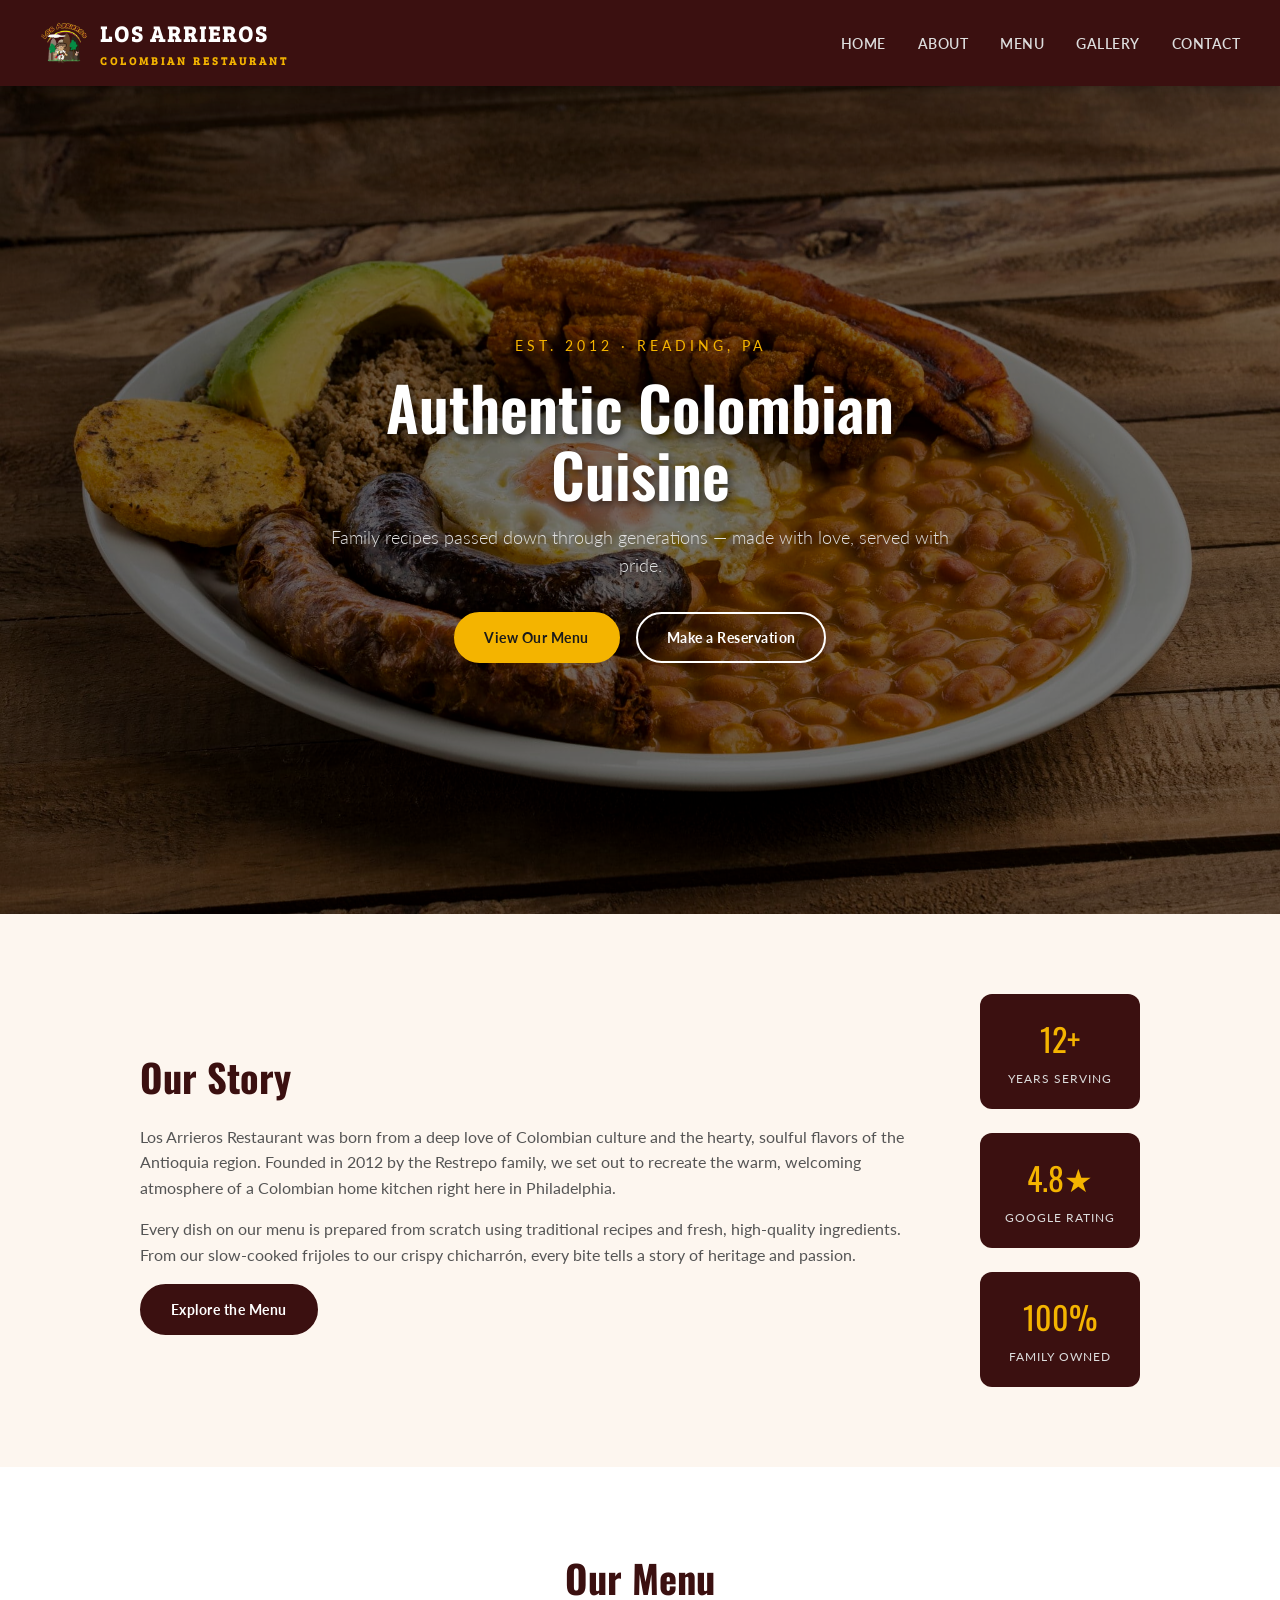
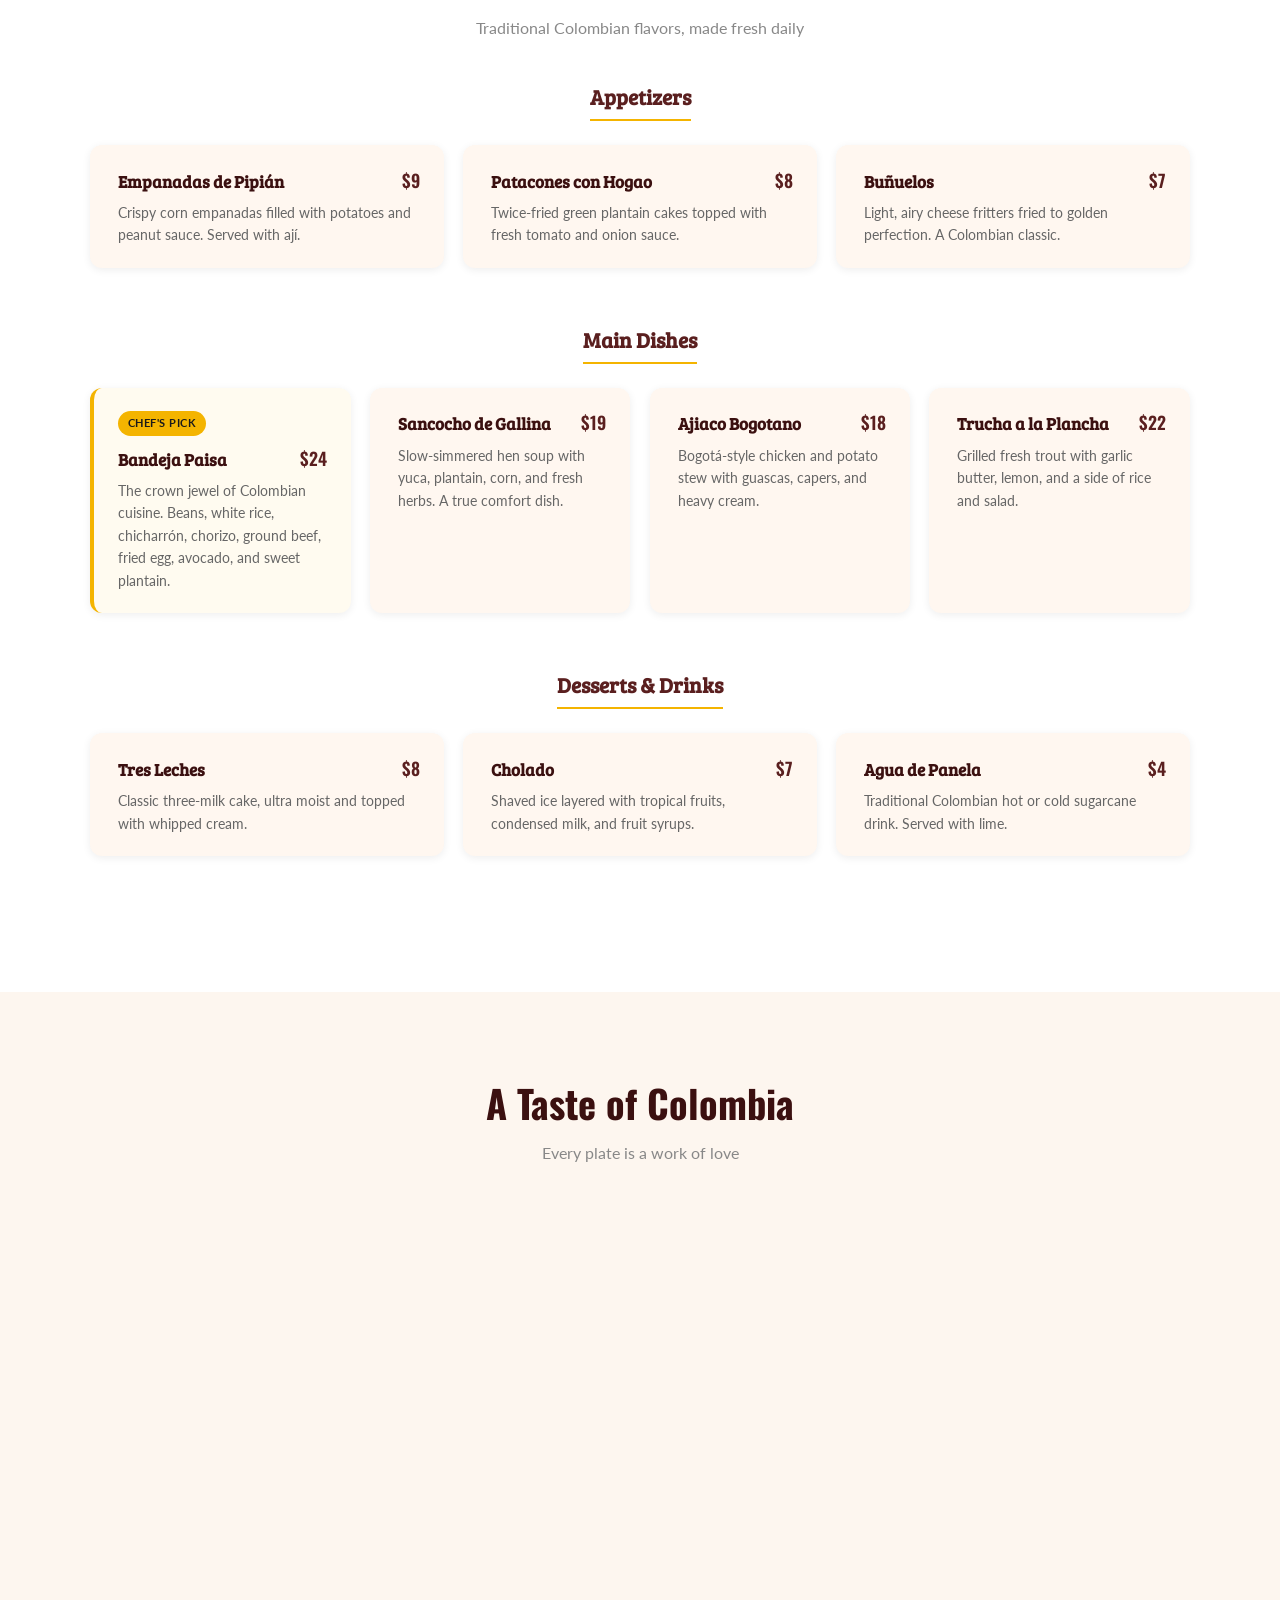
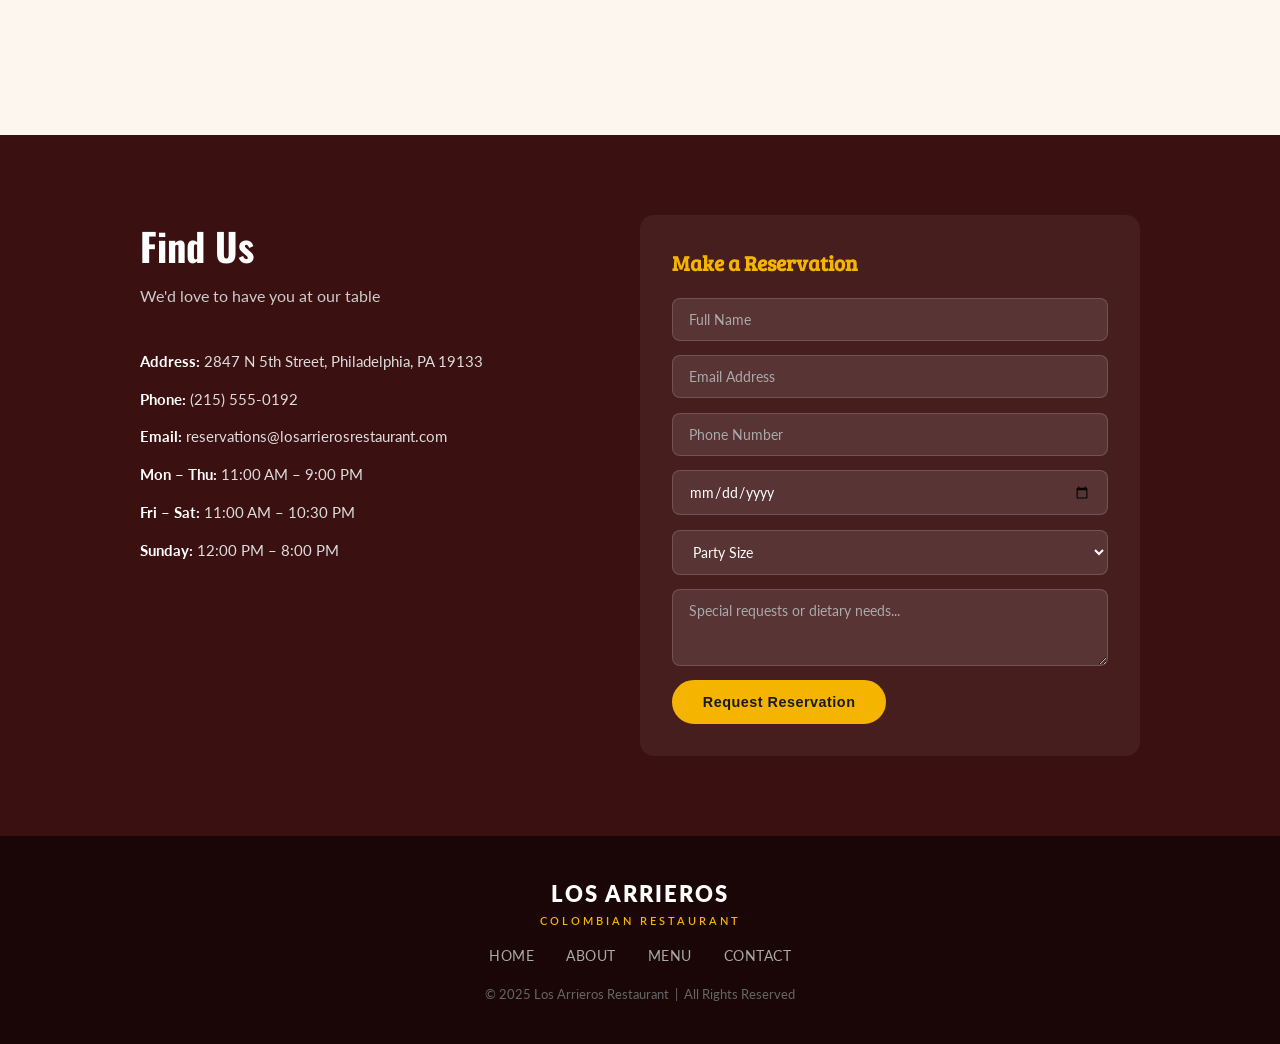
<file: index.html>
<!DOCTYPE html>
<html lang="en">
<head>
  <meta charset="UTF-8" />
  <meta name="viewport" content="width=device-width, initial-scale=1.0" />
  <title>Los Arrieros Restaurant – Authentic Colombian Cuisine</title>
  <link rel="preconnect" href="https://fonts.googleapis.com">
  <link rel="preconnect" href="https://fonts.gstatic.com" crossorigin>
  <link href="https://fonts.googleapis.com/css2?family=Bree+Serif&family=Oswald:wght@200..700&family=Lato:wght@300;400;700&display=swap" rel="stylesheet">
  <link rel="stylesheet" href="CSS/style.css" />
</head>
<body>
  <!-- Navbar -->
  <header>
    <nav class="navbar">
      <div class="logo">
        <img src="images/logo.avif" alt="Los Arrieros Logo" class="logo-img" />
        <div class="logo-text">
          <div class="logo-title">LOS ARRIEROS</div>
          <div class="logo-sub">COLOMBIAN RESTAURANT</div>
        </div>
      </div>

      <ul class="nav-links" id="navLinks">
        <li><a href="#home">Home</a></li>
        <li><a href="#about">About</a></li>
        <li><a href="#menu">Menu</a></li>
        <li><a href="#gallery">Gallery</a></li>
        <li><a href="#contact">Contact</a></li>
      </ul>
      <div class="menu-toggle" id="menuToggle">&#9776;</div>
    </nav>
  </header>

  <!-- Hero Section -->
  <section id="home" class="hero">
    <div class="hero-content">
      <p class="hero-tagline">Est. 2012 · Reading, PA</p>
      <h1>Authentic Colombian Cuisine</h1>
      <p class="hero-sub">Family recipes passed down through generations — made with love, served with pride.</p>
      <div class="hero-btns">
        <a href="#menu" class="btn">View Our Menu</a>
        <a href="#contact" class="btn btn-outline">Make a Reservation</a>
      </div>
    </div>
  </section>

  <!-- About -->
  <section id="about" class="about">
    <div class="about-inner">
      <div class="about-text">
        <h2>Our Story</h2>
        <p>
          Los Arrieros Restaurant was born from a deep love of Colombian culture and the
          hearty, soulful flavors of the Antioquia region. Founded in 2012 by the Restrepo
          family, we set out to recreate the warm, welcoming atmosphere of a Colombian home
          kitchen right here in Philadelphia.
        </p>
        <p>
          Every dish on our menu is prepared from scratch using traditional recipes and
          fresh, high-quality ingredients. From our slow-cooked frijoles to our crispy
          chicharrón, every bite tells a story of heritage and passion.
        </p>
        <a href="#menu" class="btn btn-dark">Explore the Menu</a>
      </div>
      <div class="about-badges">
        <div class="badge">
          <span class="badge-number">12+</span>
          <span class="badge-label">Years Serving</span>
        </div>
        <div class="badge">
          <span class="badge-number">4.8★</span>
          <span class="badge-label">Google Rating</span>
        </div>
        <div class="badge">
          <span class="badge-number">100%</span>
          <span class="badge-label">Family Owned</span>
        </div>
      </div>
    </div>
  </section>

  <!-- Menu -->
  <section id="menu" class="menu">
    <h2>Our Menu</h2>
    <p class="section-sub">Traditional Colombian flavors, made fresh daily</p>
    <div class="menu-categories">
      <div class="menu-category">
        <h3 class="category-title">Appetizers</h3>
        <div class="menu-items">
          <div class="menu-card">
            <div class="menu-card-header">
              <h4>Empanadas de Pipián</h4>
              <span class="price">$9</span>
            </div>
            <p>Crispy corn empanadas filled with potatoes and peanut sauce. Served with ají.</p>
          </div>
          <div class="menu-card">
            <div class="menu-card-header">
              <h4>Patacones con Hogao</h4>
              <span class="price">$8</span>
            </div>
            <p>Twice-fried green plantain cakes topped with fresh tomato and onion sauce.</p>
          </div>
          <div class="menu-card">
            <div class="menu-card-header">
              <h4>Buñuelos</h4>
              <span class="price">$7</span>
            </div>
            <p>Light, airy cheese fritters fried to golden perfection. A Colombian classic.</p>
          </div>
        </div>
      </div>

      <div class="menu-category">
        <h3 class="category-title">Main Dishes</h3>
        <div class="menu-items">
          <div class="menu-card featured">
            <span class="badge-featured">Chef's Pick</span>
            <div class="menu-card-header">
              <h4>Bandeja Paisa</h4>
              <span class="price">$24</span>
            </div>
            <p>The crown jewel of Colombian cuisine. Beans, white rice, chicharrón, chorizo, ground beef, fried egg, avocado, and sweet plantain.</p>
          </div>
          <div class="menu-card">
            <div class="menu-card-header">
              <h4>Sancocho de Gallina</h4>
              <span class="price">$19</span>
            </div>
            <p>Slow-simmered hen soup with yuca, plantain, corn, and fresh herbs. A true comfort dish.</p>
          </div>
          <div class="menu-card">
            <div class="menu-card-header">
              <h4>Ajiaco Bogotano</h4>
              <span class="price">$18</span>
            </div>
            <p>Bogotá-style chicken and potato stew with guascas, capers, and heavy cream.</p>
          </div>
          <div class="menu-card">
            <div class="menu-card-header">
              <h4>Trucha a la Plancha</h4>
              <span class="price">$22</span>
            </div>
            <p>Grilled fresh trout with garlic butter, lemon, and a side of rice and salad.</p>
          </div>
        </div>
      </div>

      <div class="menu-category">
        <h3 class="category-title">Desserts & Drinks</h3>
        <div class="menu-items">
          <div class="menu-card">
            <div class="menu-card-header">
              <h4>Tres Leches</h4>
              <span class="price">$8</span>
            </div>
            <p>Classic three-milk cake, ultra moist and topped with whipped cream.</p>
          </div>
          <div class="menu-card">
            <div class="menu-card-header">
              <h4>Cholado</h4>
              <span class="price">$7</span>
            </div>
            <p>Shaved ice layered with tropical fruits, condensed milk, and fruit syrups.</p>
          </div>
          <div class="menu-card">
            <div class="menu-card-header">
              <h4>Agua de Panela</h4>
              <span class="price">$4</span>
            </div>
            <p>Traditional Colombian hot or cold sugarcane drink. Served with lime.</p>
          </div>
        </div>
      </div>
    </div>
  </section>

  <!-- Gallery -->
  <section id="gallery" class="gallery">
    <h2>A Taste of Colombia</h2>
    <p class="section-sub">Every plate is a work of love</p>
    <div class="gallery-grid">
      <div class="gallery-item g-tall" style="background-image: url('https://upload.wikimedia.org/wikipedia/commons/thumb/e/ed/Bandeja-paisa-with-rice-beans-chicharron-chorizo-and-arepa.jpg/1200px-Bandeja-paisa-with-rice-beans-chicharron-chorizo-and-arepa.jpg')"></div>
      <div class="gallery-item" style="background-image: url('https://upload.wikimedia.org/wikipedia/commons/thumb/c/cc/Ajiaco_-_Colombia.JPG/1200px-Ajiaco_-_Colombia.JPG')"></div>
      <div class="gallery-item" style="background-image: url('https://upload.wikimedia.org/wikipedia/commons/thumb/d/d6/Empanadas_colombianas_2.jpg/1200px-Empanadas_colombianas_2.jpg')"></div>
      <div class="gallery-item g-wide" style="background-image: url('https://upload.wikimedia.org/wikipedia/commons/thumb/0/0b/Arepas_con_queso.jpg/1200px-Arepas_con_queso.jpg')"></div>
    </div>
  </section>

  <!-- Contact -->
  <section id="contact" class="contact">
    <div class="contact-inner">
      <div class="contact-info">
        <h2>Find Us</h2>
        <p class="section-sub">We'd love to have you at our table</p>
        <ul class="contact-list">
          <li> <strong>Address:</strong> 2847 N 5th Street, Philadelphia, PA 19133</li>
          <li> <strong>Phone:</strong> (215) 555-0192</li>
          <li> <strong>Email:</strong> reservations@losarrierosrestaurant.com</li>
          <li> <strong>Mon – Thu:</strong> 11:00 AM – 9:00 PM</li>
          <li> <strong>Fri – Sat:</strong> 11:00 AM – 10:30 PM</li>
          <li> <strong>Sunday:</strong> 12:00 PM – 8:00 PM</li>
        </ul>
      </div>
      <form class="contact-form">
        <h3>Make a Reservation</h3>
        <input type="text" placeholder="Full Name" required />
        <input type="email" placeholder="Email Address" required />
        <input type="tel" placeholder="Phone Number" />
        <input type="date" />
        <select>
          <option value="">Party Size</option>
          <option>1–2 guests</option>
          <option>3–4 guests</option>
          <option>5–6 guests</option>
          <option>7+ guests</option>
        </select>
        <textarea placeholder="Special requests or dietary needs..." rows="3"></textarea>
        <button type="submit" class="btn">Request Reservation</button>
      </form>
    </div>
  </section>

  <!-- Footer -->
  <footer>
    <div class="footer-inner">
      <div class="footer-brand">
        <div class="logo-title">LOS ARRIEROS</div>
        <div class="logo-sub">COLOMBIAN RESTAURANT</div>
      </div>
      <div class="footer-links">
        <a href="#home">Home</a>
        <a href="#about">About</a>
        <a href="#menu">Menu</a>
        <a href="#contact">Contact</a>
      </div>
      <p class="footer-copy">&copy; 2025 Los Arrieros Restaurant &nbsp;|&nbsp; All Rights Reserved</p>
    </div>
  </footer>

  <script src="js/main.js"></script>
</body>
</html>
</file>
<file: CSS/style.css>
/* General Reset */
* {
  margin: 0;
  padding: 0;
  box-sizing: border-box;
}

body {
  font-family: "Lato", "Segoe UI", sans-serif;
  line-height: 1.6;
  color: #333;
}

/* ── Navbar ── */
.navbar {
  display: flex;
  justify-content: space-between;
  align-items: center;
  padding: 1rem 2.5rem;
  background: #3b1010;
  color: #fff;
  font-family: "Bree Serif", serif;
  position: sticky;
  top: 0;
  z-index: 100;
  box-shadow: 0 2px 10px rgba(0,0,0,0.4);
}

.logo {
  display: flex;
  align-items: center;
  gap: 0.75rem;
}
.logo-img {
  height: 48px;
  width: 48px;
  object-fit: contain;
  border-radius: 50%;
}
.logo-text {
  display: flex;
  flex-direction: column;
}
.logo-title {
  font-size: 1.4rem;
  font-weight: 800;
  color: #ffffff;
  letter-spacing: 2px;
}
.logo-sub {
  font-size: 0.7rem;
  font-weight: 600;
  color: #f4b400;
  text-transform: uppercase;
  letter-spacing: 3px;
}

.nav-links {
  list-style: none;
  display: flex;
  gap: 2rem;
}
.nav-links a {
  text-decoration: none;
  color: #ddd;
  font-family: "Lato", sans-serif;
  font-weight: 600;
  font-size: 0.9rem;
  letter-spacing: 0.5px;
  text-transform: uppercase;
  transition: color 0.2s;
}
.nav-links a:hover { color: #f4b400; }

.menu-toggle {
  display: none;
  font-size: 1.8rem;
  cursor: pointer;
  color: #fff;
}

/* ── Hero ── */
.hero {
  background: url("../images/bandeja-paisa-colombia-scaled.jpg") no-repeat center center/cover;
  min-height: 92vh;
  display: flex;
  justify-content: center;
  align-items: center;
  text-align: center;
  color: #fff;
  position: relative;
}
.hero::after {
  content: "";
  position: absolute;
  inset: 0;
  background: rgba(0,0,0,0.55);
}
.hero-content {
  position: relative;
  z-index: 1;
  max-width: 700px;
  padding: 2rem;
}
.hero-tagline {
  font-family: "Lato", sans-serif;
  font-size: 0.85rem;
  letter-spacing: 4px;
  text-transform: uppercase;
  color: #f4b400;
  margin-bottom: 1rem;
}
.hero h1 {
  font-family: "Oswald", sans-serif;
  font-size: 3.8rem;
  font-weight: 600;
  line-height: 1.1;
  text-shadow: 2px 3px 8px rgba(0,0,0,0.6);
  margin-bottom: 1rem;
}
.hero-sub {
  font-size: 1.1rem;
  color: #e0e0e0;
  margin-bottom: 2rem;
  font-weight: 300;
}
.hero-btns {
  display: flex;
  gap: 1rem;
  justify-content: center;
  flex-wrap: wrap;
}

/* ── Buttons ── */
.btn {
  background: #f4b400;
  padding: 0.75rem 1.8rem;
  border-radius: 30px;
  text-decoration: none;
  color: #1a1a1a;
  font-weight: 700;
  font-size: 0.9rem;
  letter-spacing: 0.5px;
  display: inline-block;
  transition: background 0.2s, transform 0.15s;
  border: 2px solid #f4b400;
  cursor: pointer;
}
.btn:hover { background: #e0a200; transform: translateY(-2px); }

.btn-outline {
  background: transparent;
  color: #fff;
  border-color: #fff;
}
.btn-outline:hover { background: rgba(255,255,255,0.15); transform: translateY(-2px); }

.btn-dark {
  background: #3b1010;
  color: #fff;
  border-color: #3b1010;
}
.btn-dark:hover { background: #5a1f1f; }

/* ── Section shared ── */
section { padding: 5rem 2rem; }

.section-sub {
  color: #888;
  font-size: 1rem;
  margin-top: 0.4rem;
  margin-bottom: 2.5rem;
}

h2 {
  font-family: "Oswald", sans-serif;
  font-size: 2.4rem;
  color: #3b1010;
  text-align: center;
}

/* ── About ── */
.about {
  background: #fdf6ef;
}
.about-inner {
  max-width: 1000px;
  margin: 0 auto;
  display: flex;
  gap: 4rem;
  align-items: center;
  flex-wrap: wrap;
}
.about-text {
  flex: 1;
  min-width: 280px;
  text-align: left;
}
.about-text h2 { text-align: left; margin-bottom: 1rem; }
.about-text p { margin-bottom: 1rem; color: #555; }
.about-badges {
  display: flex;
  flex-direction: column;
  gap: 1.5rem;
  min-width: 160px;
}
.badge {
  background: #3b1010;
  color: #fff;
  border-radius: 12px;
  padding: 1.2rem 1.5rem;
  text-align: center;
}
.badge-number {
  display: block;
  font-family: "Oswald", sans-serif;
  font-size: 2rem;
  color: #f4b400;
}
.badge-label {
  font-size: 0.78rem;
  letter-spacing: 1px;
  text-transform: uppercase;
  color: #ddd;
}

/* ── Menu ── */
.menu { background: #fff; text-align: center; }

.menu-categories { max-width: 1100px; margin: 0 auto; }

.menu-category { margin-bottom: 3.5rem; }

.category-title {
  font-family: "Bree Serif", serif;
  font-size: 1.3rem;
  color: #5a1f1f;
  border-bottom: 2px solid #f4b400;
  display: inline-block;
  padding-bottom: 0.3rem;
  margin-bottom: 1.5rem;
}

.menu-items {
  display: grid;
  grid-template-columns: repeat(auto-fit, minmax(260px, 1fr));
  gap: 1.2rem;
  text-align: left;
}

.menu-card {
  background: #fff7f0;
  padding: 1.3rem 1.5rem;
  border-radius: 12px;
  box-shadow: 0 2px 8px rgba(0,0,0,0.07);
  border-left: 4px solid transparent;
  transition: border-color 0.2s, box-shadow 0.2s;
  position: relative;
}
.menu-card:hover {
  border-left-color: #f4b400;
  box-shadow: 0 4px 14px rgba(0,0,0,0.12);
}
.menu-card.featured {
  border-left-color: #f4b400;
  background: #fffbf0;
}
.badge-featured {
  background: #f4b400;
  color: #1a1a1a;
  font-size: 0.7rem;
  font-weight: 700;
  padding: 0.2rem 0.6rem;
  border-radius: 20px;
  text-transform: uppercase;
  letter-spacing: 0.5px;
  margin-bottom: 0.5rem;
  display: inline-block;
}
.menu-card-header {
  display: flex;
  justify-content: space-between;
  align-items: baseline;
  margin-bottom: 0.4rem;
}
.menu-card h4 {
  font-family: "Bree Serif", serif;
  font-size: 1.05rem;
  color: #3b1010;
}
.price {
  font-family: "Oswald", sans-serif;
  font-size: 1.1rem;
  color: #5a1f1f;
  font-weight: 600;
}
.menu-card p { font-size: 0.88rem; color: #666; }

/* ── Gallery ── */
.gallery { background: #fdf6ef; text-align: center; }
.gallery-grid {
  display: grid;
  grid-template-columns: repeat(3, 1fr);
  grid-template-rows: 220px 220px;
  gap: 0.6rem;
  max-width: 1000px;
  margin: 2rem auto 0;
  border-radius: 12px;
  overflow: hidden;
}
.gallery-item {
  background-size: cover;
  background-position: center;
  transition: transform 0.3s;
  overflow: hidden;
}
.gallery-item:hover { transform: scale(1.03); }
.g-tall { grid-row: span 2; }
.g-wide { grid-column: span 2; }

/* ── Contact ── */
.contact { background: #3b1010; color: #fff; }
.contact h2 { color: #fff; }
.contact .section-sub { color: #ccc; }
.contact-inner {
  max-width: 1000px;
  margin: 0 auto;
  display: flex;
  gap: 4rem;
  flex-wrap: wrap;
  align-items: flex-start;
}
.contact-info { flex: 1; min-width: 260px; text-align: left; }
.contact-info h2 { text-align: left; }
.contact-list {
  list-style: none;
  margin-top: 1.5rem;
  display: flex;
  flex-direction: column;
  gap: 0.85rem;
  font-size: 0.95rem;
  color: #ddd;
}
.contact-list strong { color: #fff; }

.contact-form {
  flex: 1;
  min-width: 280px;
  display: flex;
  flex-direction: column;
  gap: 0.9rem;
  background: rgba(255,255,255,0.06);
  padding: 2rem;
  border-radius: 14px;
}
.contact-form h3 {
  font-family: "Bree Serif", serif;
  font-size: 1.3rem;
  color: #f4b400;
  margin-bottom: 0.2rem;
}
.contact-form input,
.contact-form select,
.contact-form textarea {
  padding: 0.75rem 1rem;
  border-radius: 8px;
  border: 1px solid rgba(255,255,255,0.15);
  background: rgba(255,255,255,0.1);
  color: #fff;
  font-size: 0.9rem;
  font-family: "Lato", sans-serif;
  outline: none;
  transition: border-color 0.2s;
}
.contact-form input::placeholder,
.contact-form textarea::placeholder { color: #aaa; }
.contact-form input:focus,
.contact-form select:focus,
.contact-form textarea:focus { border-color: #f4b400; }
.contact-form select option { background: #3b1010; }
.contact-form .btn { align-self: flex-start; }

/* ── Footer ── */
footer {
  background: #1a0606;
  color: #aaa;
  padding: 2.5rem 2rem;
}
.footer-inner {
  max-width: 1000px;
  margin: 0 auto;
  display: flex;
  flex-direction: column;
  align-items: center;
  gap: 1rem;
  text-align: center;
}
.footer-links {
  display: flex;
  gap: 2rem;
}
.footer-links a {
  color: #aaa;
  text-decoration: none;
  font-size: 0.85rem;
  text-transform: uppercase;
  letter-spacing: 0.5px;
  transition: color 0.2s;
}
.footer-links a:hover { color: #f4b400; }
.footer-copy { font-size: 0.8rem; color: #666; }

/* ── Responsive ── */
@media (max-width: 768px) {
  .nav-links {
    display: none;
    flex-direction: column;
    background: #3b1010;
    position: absolute;
    top: 68px; right: 0;
    width: 200px;
    padding: 1rem;
    z-index: 99;
  }
  .nav-links.active { display: flex; }
  .menu-toggle { display: block; }

  .hero h1 { font-size: 2.4rem; }

  .about-inner { flex-direction: column; gap: 2rem; }
  .about-badges { flex-direction: row; flex-wrap: wrap; justify-content: center; }

  .gallery-grid {
    grid-template-columns: 1fr 1fr;
    grid-template-rows: auto;
  }
  .g-tall { grid-row: span 1; }
  .g-wide { grid-column: span 2; }

  .contact-inner { flex-direction: column; gap: 2.5rem; }
  .contact-form .btn { width: 100%; text-align: center; }
}
</file>
